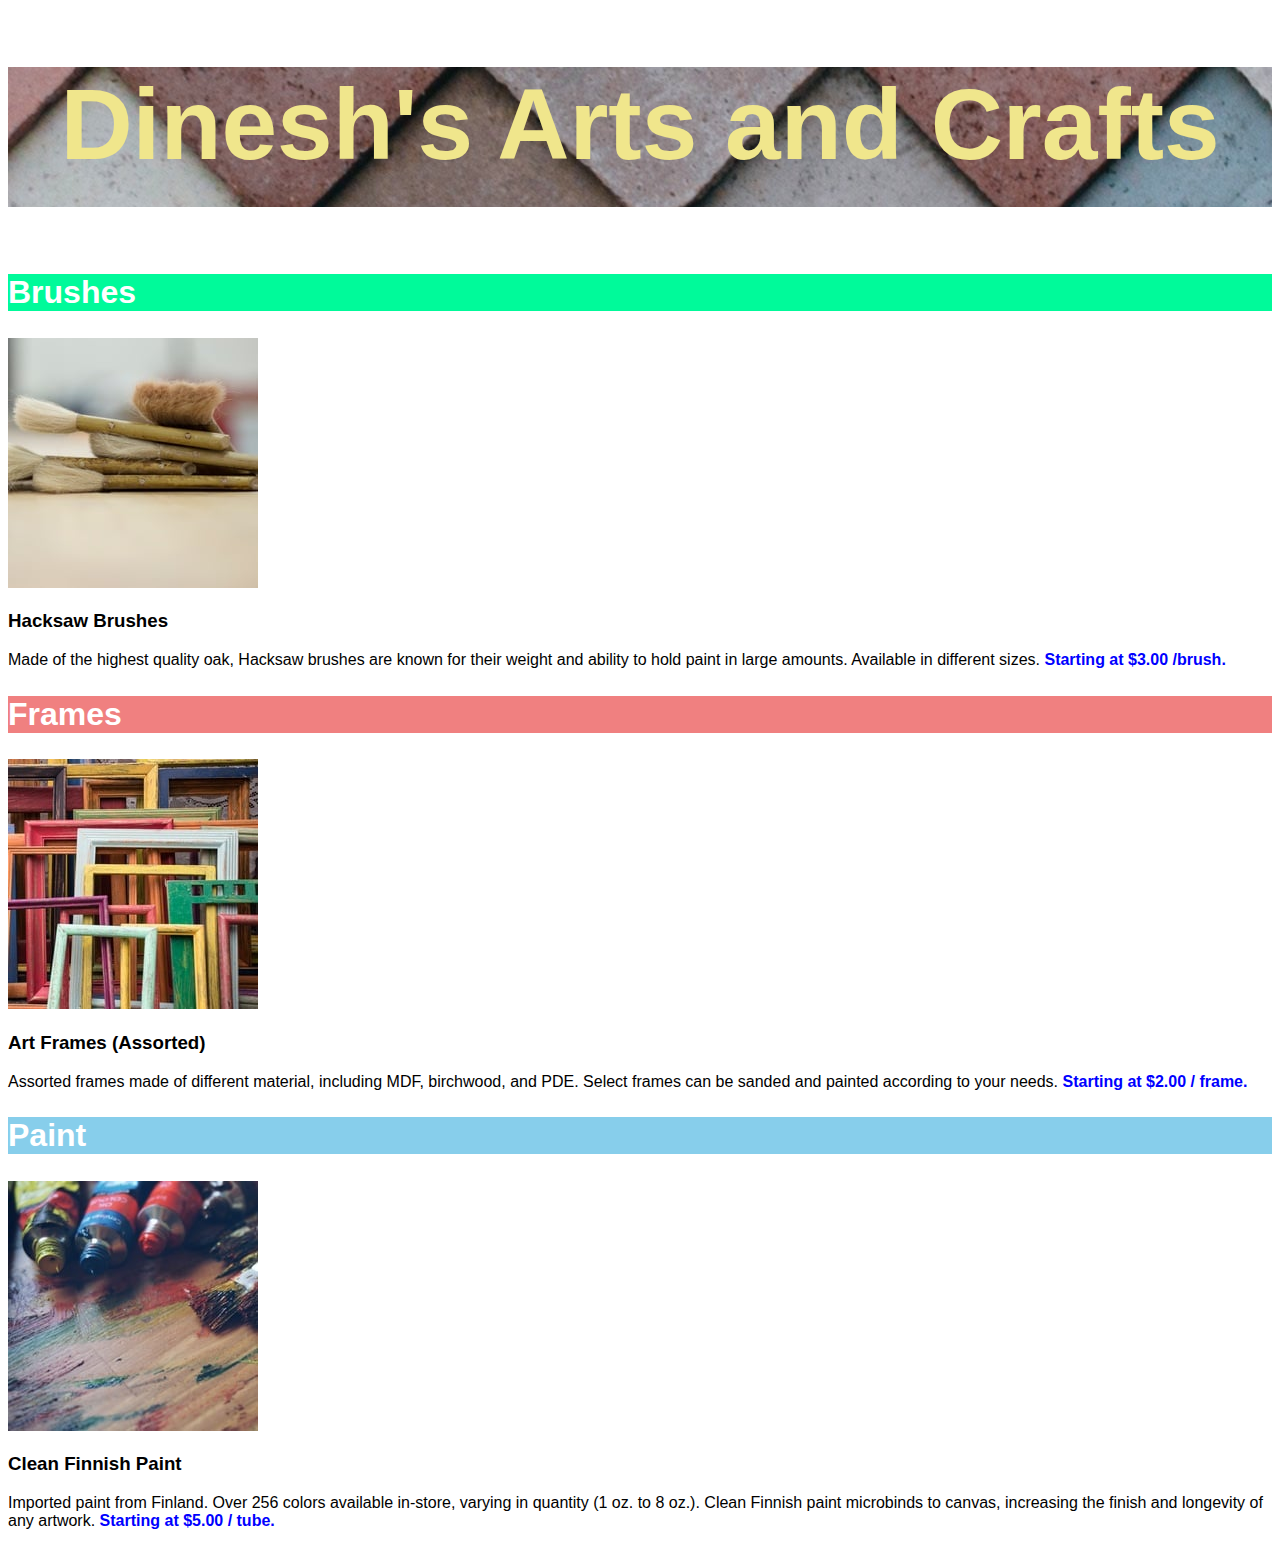
<file: arts-and-crafts/index.htm>
<!DOCTYPE html>
<html>
    <head>
        <link rel="stylesheet" href="./resources/css/style.css" />
        <title>Dinesh's Arts and Crafts</title>
    </head>
    <body>
        <h1>Dinesh's Arts and Crafts</h1>
        <h2 class="brush">Brushes</h2>
        <img src="./resources/images/hacksaw.jpeg" alt="Hacksaw" />
        <h3>Hacksaw Brushes</h3>
        <p>
            Made of the highest quality oak, Hacksaw brushes are known for their
            weight and ability to hold paint in large amounts. Available in
            different sizes. <strong>Starting at $3.00 /brush.</strong>
        </p>

        <h2 class="frames">Frames</h2>
        <img src="./resources/images/frames.jpeg" alt="frames" />
        <h3>Art Frames (Assorted)</h3>
        <p>
            Assorted frames made of different material, including MDF,
            birchwood, and PDE. Select frames can be sanded and painted
            according to your needs. <strong>Starting at $2.00 / frame.</strong>
        </p>

        <h2 class="paint">Paint</h2>
        <img src="./resources/images/finnish.jpeg" alt="finish" />
        <h3>Clean Finnish Paint</h3>
        <p>
            Imported paint from Finland. Over 256 colors available in-store,
            varying in quantity (1 oz. to 8 oz.). Clean Finnish paint microbinds
            to canvas, increasing the finish and longevity of any artwork.
            <strong>Starting at $5.00 / tube.</strong>
        </p>
    </body>
</html>
</file>
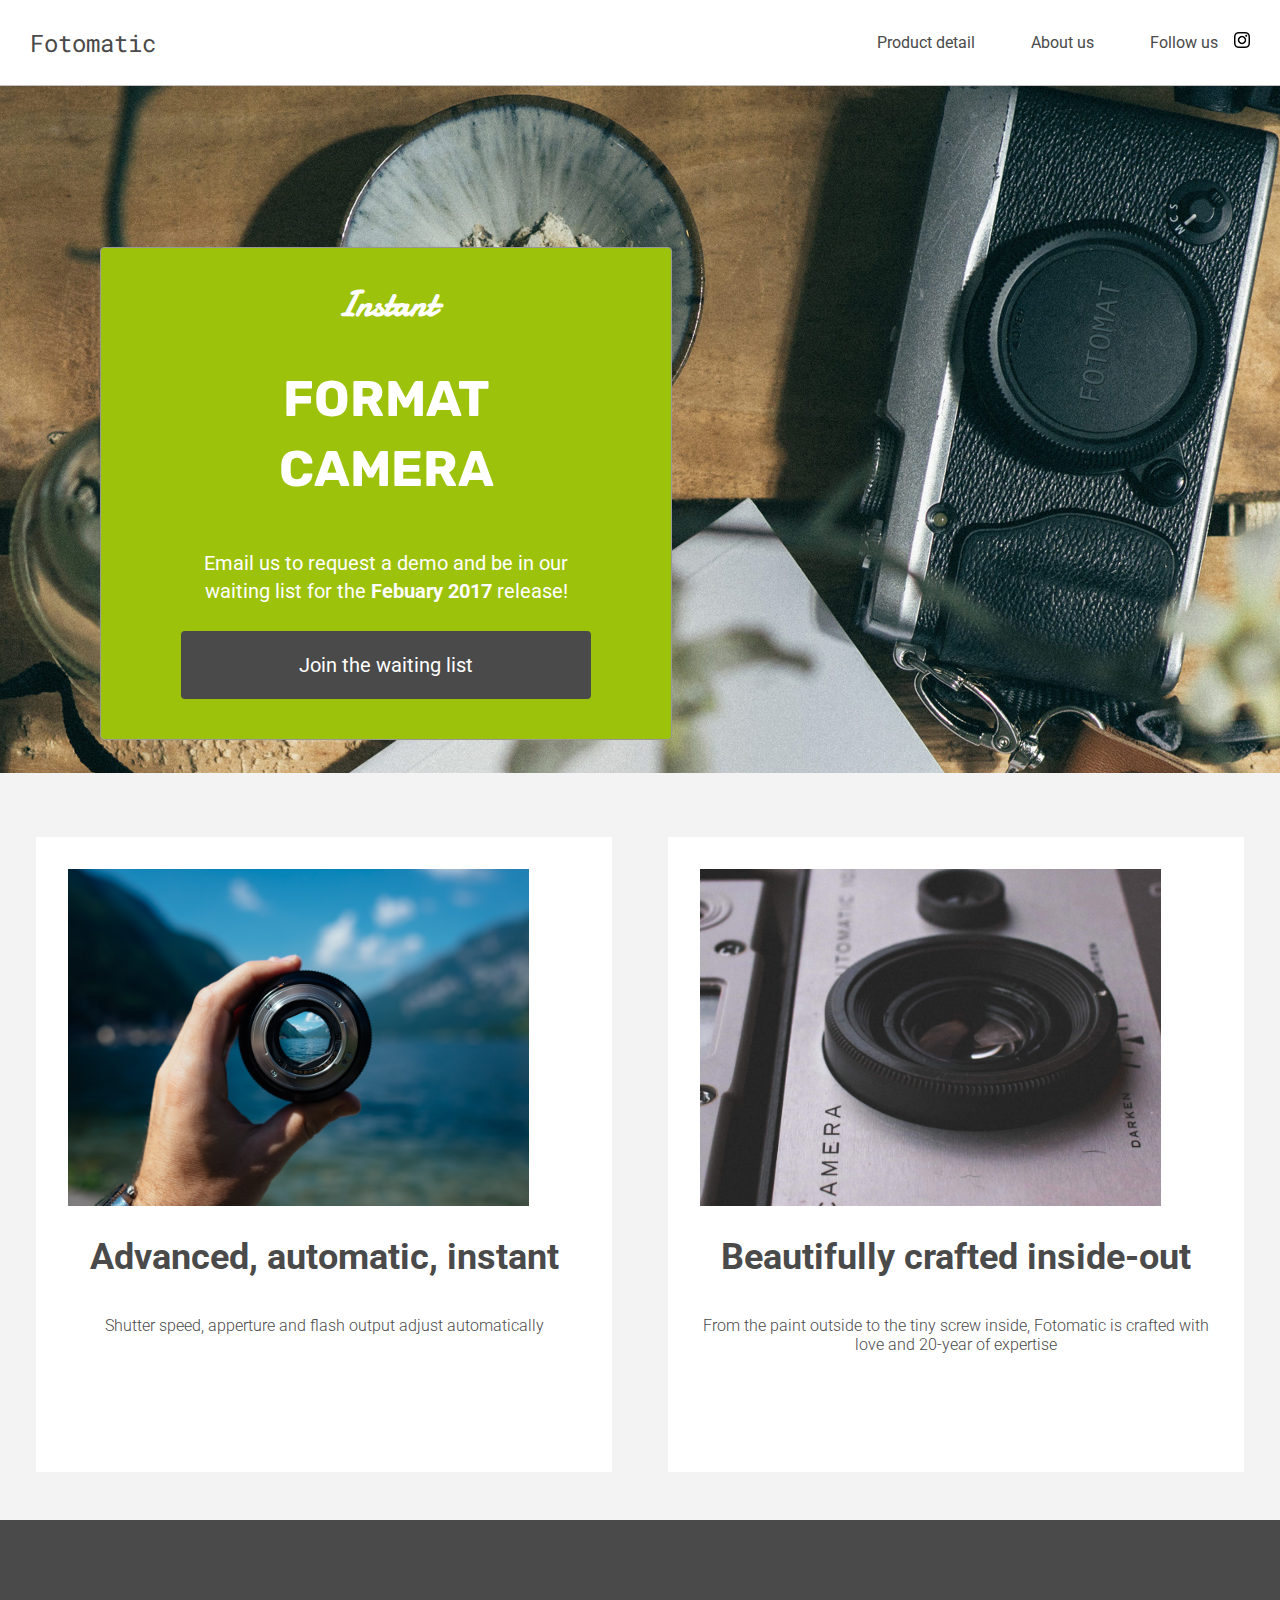
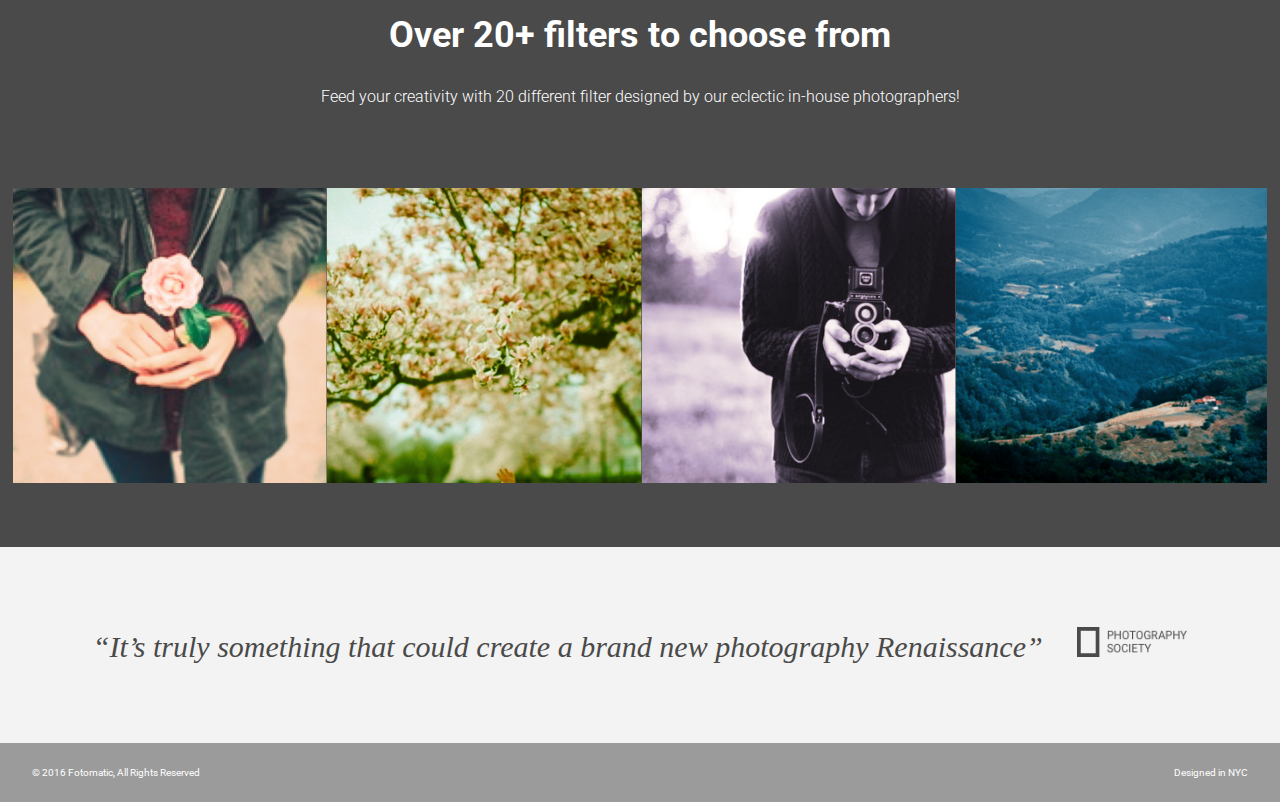
<file: fotomatic/index.htm>
<!DOCTYPE html>
<html>
    <head>
        <link
            href="https://fonts.googleapis.com/css?family=Damion"
            rel="stylesheet"
        />
        <link
            href="https://fonts.googleapis.com/css?family=Rubik"
            rel="stylesheet"
        />
        <link
            href="https://fonts.googleapis.com/css?family=Roboto:300,400,600,700"
            rel="stylesheet"
        />
        <link
            href="https://fonts.googleapis.com/css2?family=Roboto+Mono:ital,wght@0,100..700;1,100..700&display=swap"
            rel="stylesheet"
        />
        <link rel="stylesheet" href="./resources/css/style.css" />
        <meta charset="UTF-8" />
    </head>
    <body>
        <!-- Header -->
        <header>
            <div class="content">
                <a href="index.html" class="desktop logo">Fotomatic</a>
                <nav class="desktop">
                    <ul>
                        <li><a href="#">Product detail</a></li>
                        <li><a href="#">About us</a></li>
                        <li>
                            <a href="https://www.instagram.com/"
                                >Follow us
                                <img
                                    class="icon"
                                    src="./resources/images/instagram.png"
                            /></a>
                        </li>
                    </ul>
                </nav>
                <nav class="mobile">
                    <ul>
                        <li>
                            <a href="#"
                                ><img src="./resources/images/ic-logo.svg"
                            /></a>
                        </li>
                        <li>
                            <a href="#"
                                ><img
                                    src="./resources/images/ic-product-detail.svg"
                            /></a>
                        </li>
                        <li>
                            <a href="#"
                                ><img src="./resources/images/ic-about-us.svg"
                            /></a>
                        </li>
                        <li><a href="#" class="button">Join us</a></li>
                    </ul>
                </nav>
            </div>
        </header>

        <!-- Main Content -->
        <div class="main-content">
            <!-- Sign Up Section -->
            <div id="sign-up-section" class="banner">
                <div id="sign-up-cta">
                    <div class="content center">
                        <div class="header">
                            <h2 class="cursive">Instant</h2>
                            <h1 class="striking">FORMAT CAMERA</h1>
                        </div>
                        <div class="email">
                            <span>
                                Email us to request a demo and be in our waiting
                                list for the
                                <strong>Febuary 2017</strong> release!
                            </span>
                            <div class="button">Join the waiting list</div>
                        </div>
                    </div>
                </div>
            </div>

            <!-- Features Section -->
            <div id="features-section">
                <div class="feature">
                    <div class="center">
                        <div class="image-container">
                            <img src="./resources/images/feature-1.png" />
                        </div>
                        <div class="content">
                            <h2>Advanced, automatic, instant</h2>
                            <h3>
                                Shutter speed, apperture and flash output adjust
                                automatically
                            </h3>
                        </div>
                    </div>
                </div>
                <div class="feature">
                    <div class="center">
                        <div class="image-container">
                            <img src="./resources/images/feature-2.png" />
                        </div>
                        <div class="content">
                            <h2>Beautifully crafted inside-out</h2>
                            <h3>
                                From the paint outside to the tiny screw inside,
                                Fotomatic is crafted with love and 20-year of
                                expertise
                            </h3>
                        </div>
                    </div>
                </div>
            </div>

            <!-- Filters Section -->
            <div id="filters-section">
                <div class="content center">
                    <h2>Over 20+ filters to choose from</h2>
                    <h3>
                        Feed your creativity with 20 different filter designed
                        by our eclectic in-house photographers!
                    </h3>
                </div>
                <div class="images-container">
                    <div class="image-container">
                        <img src="./resources/images/filter-1.png" />
                    </div>
                    <div class="image-container">
                        <img src="./resources/images/filter-2.png" />
                    </div>
                    <div class="image-container">
                        <img src="./resources/images/filter-3.png" />
                    </div>
                    <div class="image-container extra">
                        <img src="./resources/images/filter-4.png" />
                    </div>
                </div>
            </div>

            <!-- Quotes Section -->
            <div id="quotes-section">
                <div class="content center">
                    <span class="quote"
                        >“It’s truly something that could create a brand new
                        photography Renaissance”</span
                    >
                    <img
                        class="quote-citation"
                        src="./resources/images/photography-logo.png"
                    />
                </div>
            </div>

            <!-- Footer -->
            <footer>
                <div class="content">
                    <span class="copyright"
                        >© 2016 Fotomatic, All Rights Reserved</span
                    >
                    <span class="location">Designed in NYC</span>
                </div>
            </footer>
        </div>
    </body>
</html>
</file>
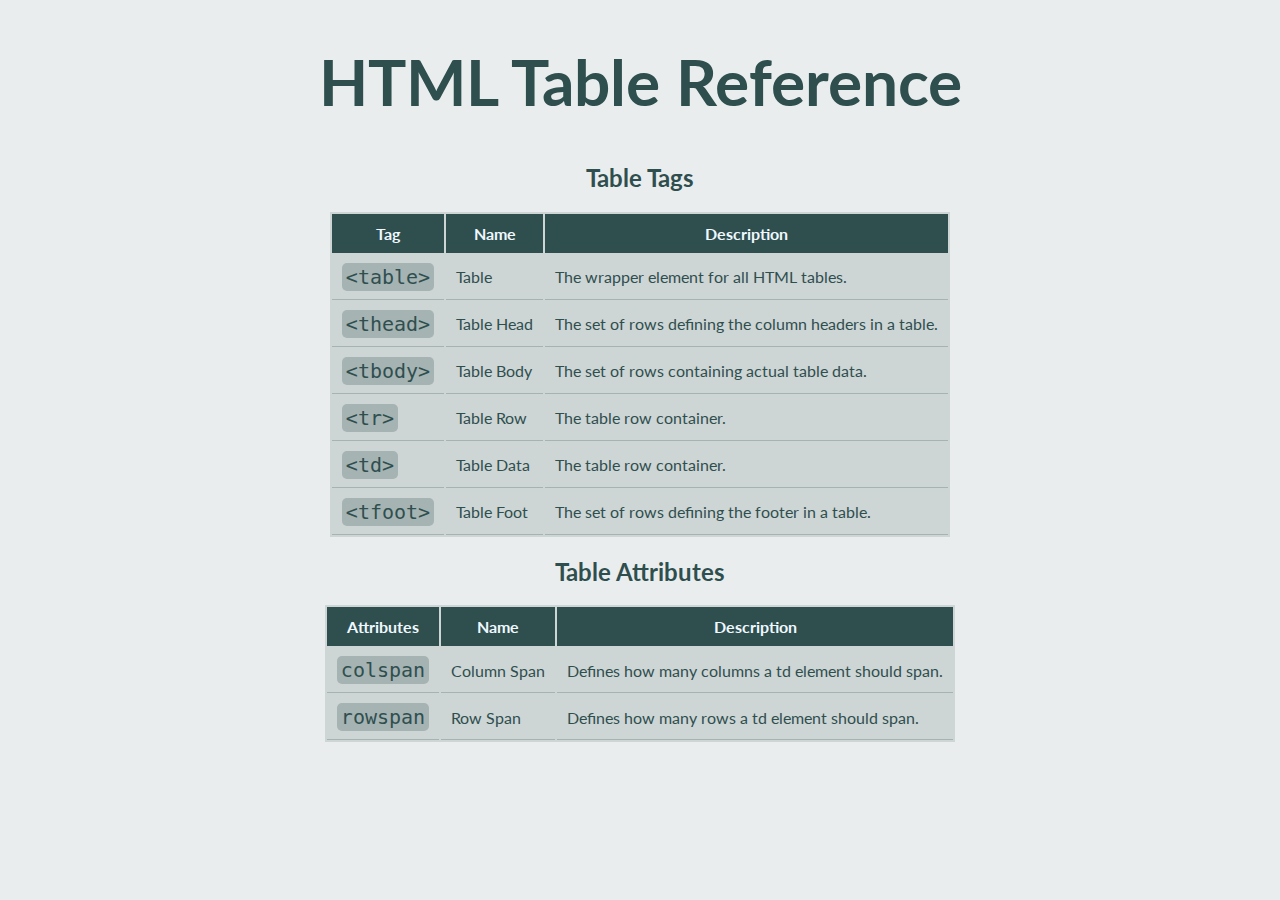
<file: html-table-cheatsheet/index.htm>
<!DOCTYPE html>
<html>
    <head>
        <meta charset="utf-8" />
        <meta http-equiv="X-UA-Compatible" content="IE=edge" />
        <title>HTML Table Reference</title>
        <meta
            name="description"
            content="This is my sample project to learn and practice about HTML and CSS"
        />
        <meta name="viewport" content="width=device-width, initial-scale=1" />
        <link rel="stylesheet" href="./resources/css/index.css" />
        <link rel="preconnect" href="https://fonts.googleapis.com" />
        <link rel="preconnect" href="https://fonts.gstatic.com" crossorigin />
        <link
            href="https://fonts.googleapis.com/css2?family=Lato:ital,wght@0,100;0,300;0,400;0,700;0,900;1,100;1,300;1,400;1,700;1,900&display=swap"
            rel="stylesheet"
        />
    </head>
    <body>
        <h1>HTML Table Reference</h1>
        <h2>Table Tags</h2>
        <table>
            <thead>
                <tr>
                    <td>Tag</td>
                    <td>Name</td>
                    <td>Description</td>
                </tr>
            </thead>
            <tbody>
                <tr>
                    <td><span class="code">&lt;table&gt;</span></td>
                    <td>Table</td>
                    <td>The wrapper element for all HTML tables.</td>
                </tr>
                <tr>
                    <td><span class="code">&lt;thead&gt;</span></td>
                    <td>Table Head</td>
                    <td>
                        The set of rows defining the column headers in a table.
                    </td>
                </tr>
                <tr>
                    <td><span class="code">&lt;tbody&gt;</span></td>
                    <td>Table Body</td>
                    <td>The set of rows containing actual table data.</td>
                </tr>
                <tr>
                    <td><span class="code">&lt;tr&gt;</span></td>
                    <td>Table Row</td>
                    <td>The table row container.</td>
                </tr>
                <tr>
                    <td><span class="code">&lt;td&gt;</span></td>
                    <td>Table Data</td>
                    <td>The table row container.</td>
                </tr>
                <tr>
                    <td><span class="code">&lt;tfoot&gt;</span></td>
                    <td>Table Foot</td>
                    <td>The set of rows defining the footer in a table.</td>
                </tr>
            </tbody>
        </table>
        <h2>Table Attributes</h2>
        <table>
            <thead>
                <tr>
                    <td>Attributes</td>
                    <td>Name</td>
                    <td>Description</td>
                </tr>
            </thead>
            <tbody>
                <tr>
                    <td><span class="code">colspan</span></td>
                    <td>Column Span</td>
                    <td>Defines how many columns a td element should span.</td>
                </tr>
                <tr>
                    <td><span class="code">rowspan</span></td>
                    <td>Row Span</td>
                    <td>Defines how many rows a td element should span.</td>
                </tr>
            </tbody>
        </table>
    </body>
</html>
</file>
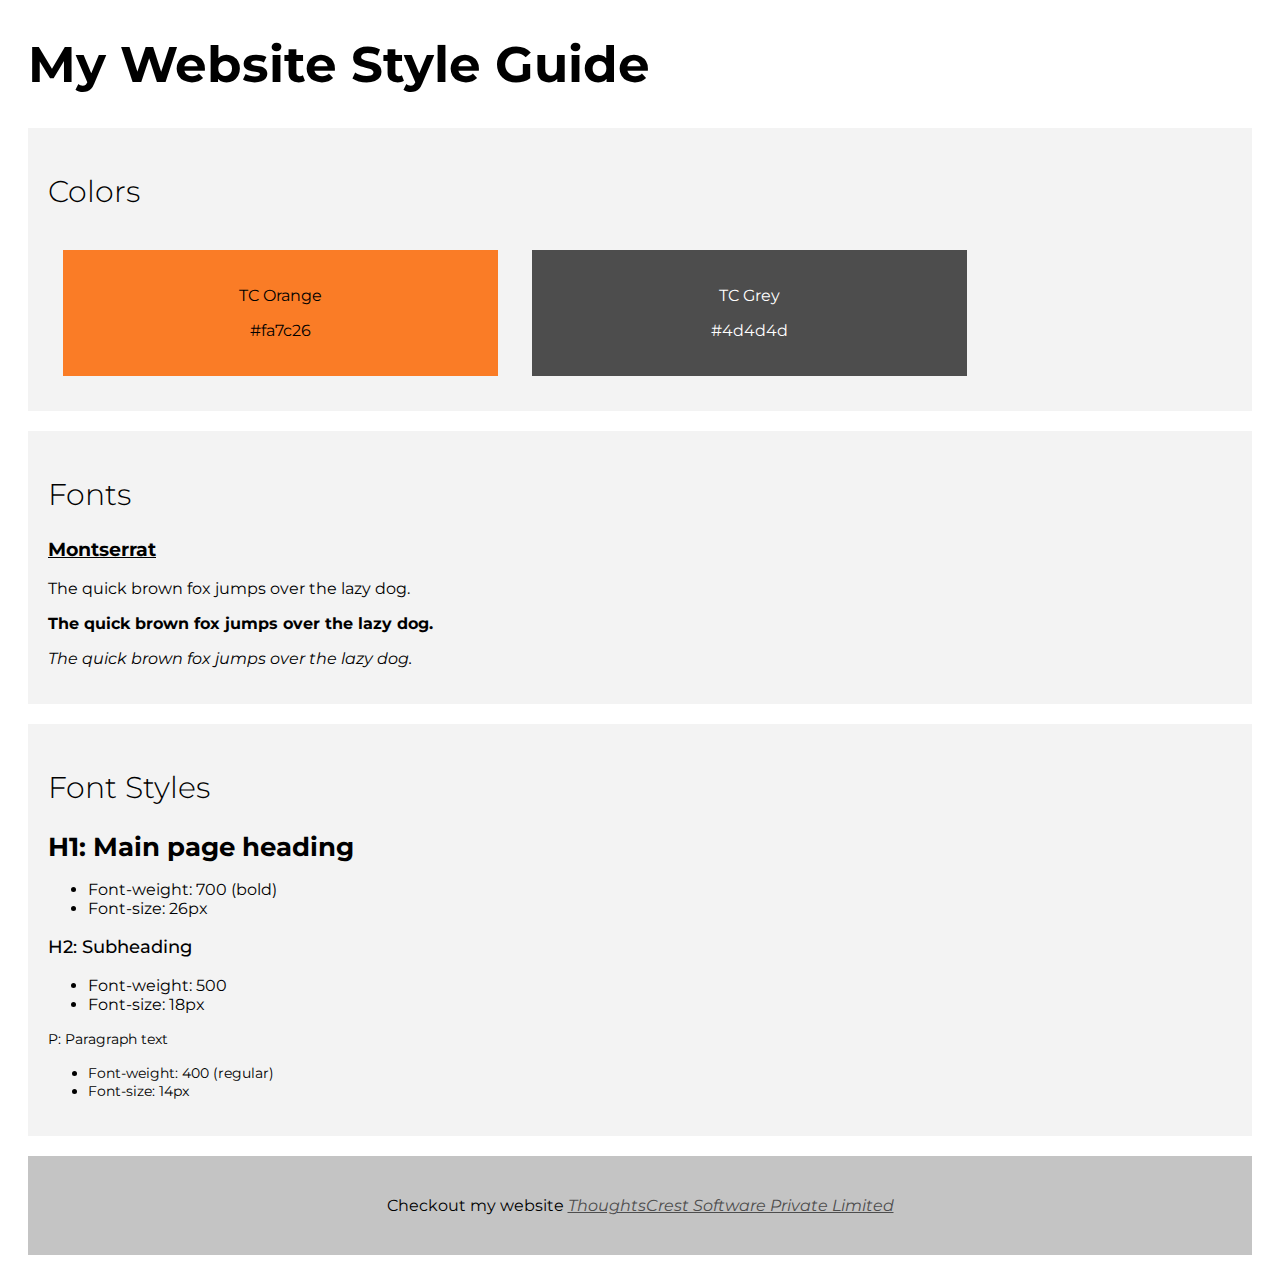
<file: styleguide/index.htm>
<!DOCTYPE html>
<html lang="en">
    <head>
        <meta charset="UTF-8" />
        <meta name="viewport" content="width=device-width, initial-scale=1.0" />
        <link rel="stylesheet" href="./resources/css/styles.css" />
        <link rel="preconnect" href="https://fonts.googleapis.com" />
        <link rel="preconnect" href="https://fonts.gstatic.com" crossorigin />
        <link
            href="https://fonts.googleapis.com/css2?family=Montserrat:ital,wght@0,100..900;1,100..900&display=swap"
            rel="stylesheet"
        />
        <title>Thoughtscres website style guide</title>
    </head>
    <body>
        <h1 class="title">My Website Style Guide</h1>
        <div class="container" id="colors">
            <h2>Colors</h2>
            <div id="color-list">
                <div class="color-panel" id="orange">
                    <p>TC Orange</p>
                    <p>#fa7c26</p>
                </div>
                <div class="color-panel" id="grey">
                    <p>TC Grey</p>
                    <p>#4d4d4d</p>
                </div>
            </div>
        </div>
        <div class="container" id="fonts">
            <h2>Fonts</h2>
            <h3>Montserrat</h3>
            <p>The quick brown fox jumps over the lazy dog.</p>
            <p class="strong">The quick brown fox jumps over the lazy dog.</p>
            <p class="italic">The quick brown fox jumps over the lazy dog.</p>
        </div>
        <div class="container" id="font-styles">
            <h2>Font Styles</h2>
            <h1 class="main-heading">H1: Main page heading</h1>
            <ul>
                <li>Font-weight: 700 (bold)</li>
                <li>Font-size: 26px</li>
            </ul>
            <p class="sub-heading">H2: Subheading</p>
            <ul>
                <li>Font-weight: 500</li>
                <li>Font-size: 18px</li>
            </ul>
            <p class="paragraph">P: Paragraph text</p>
            <ul>
                <li class="paragraph">Font-weight: 400 (regular)</li>
                <li class="paragraph">Font-size: 14px</li>
            </ul>
        </div>
        <footer>
            <p class="web-link">
                Checkout my website
                <a href="https://thoughtscrest.com"
                    >ThoughtsCrest Software Private Limited</a
                >
            </p>
        </footer>
    </body>
</html>
</file>
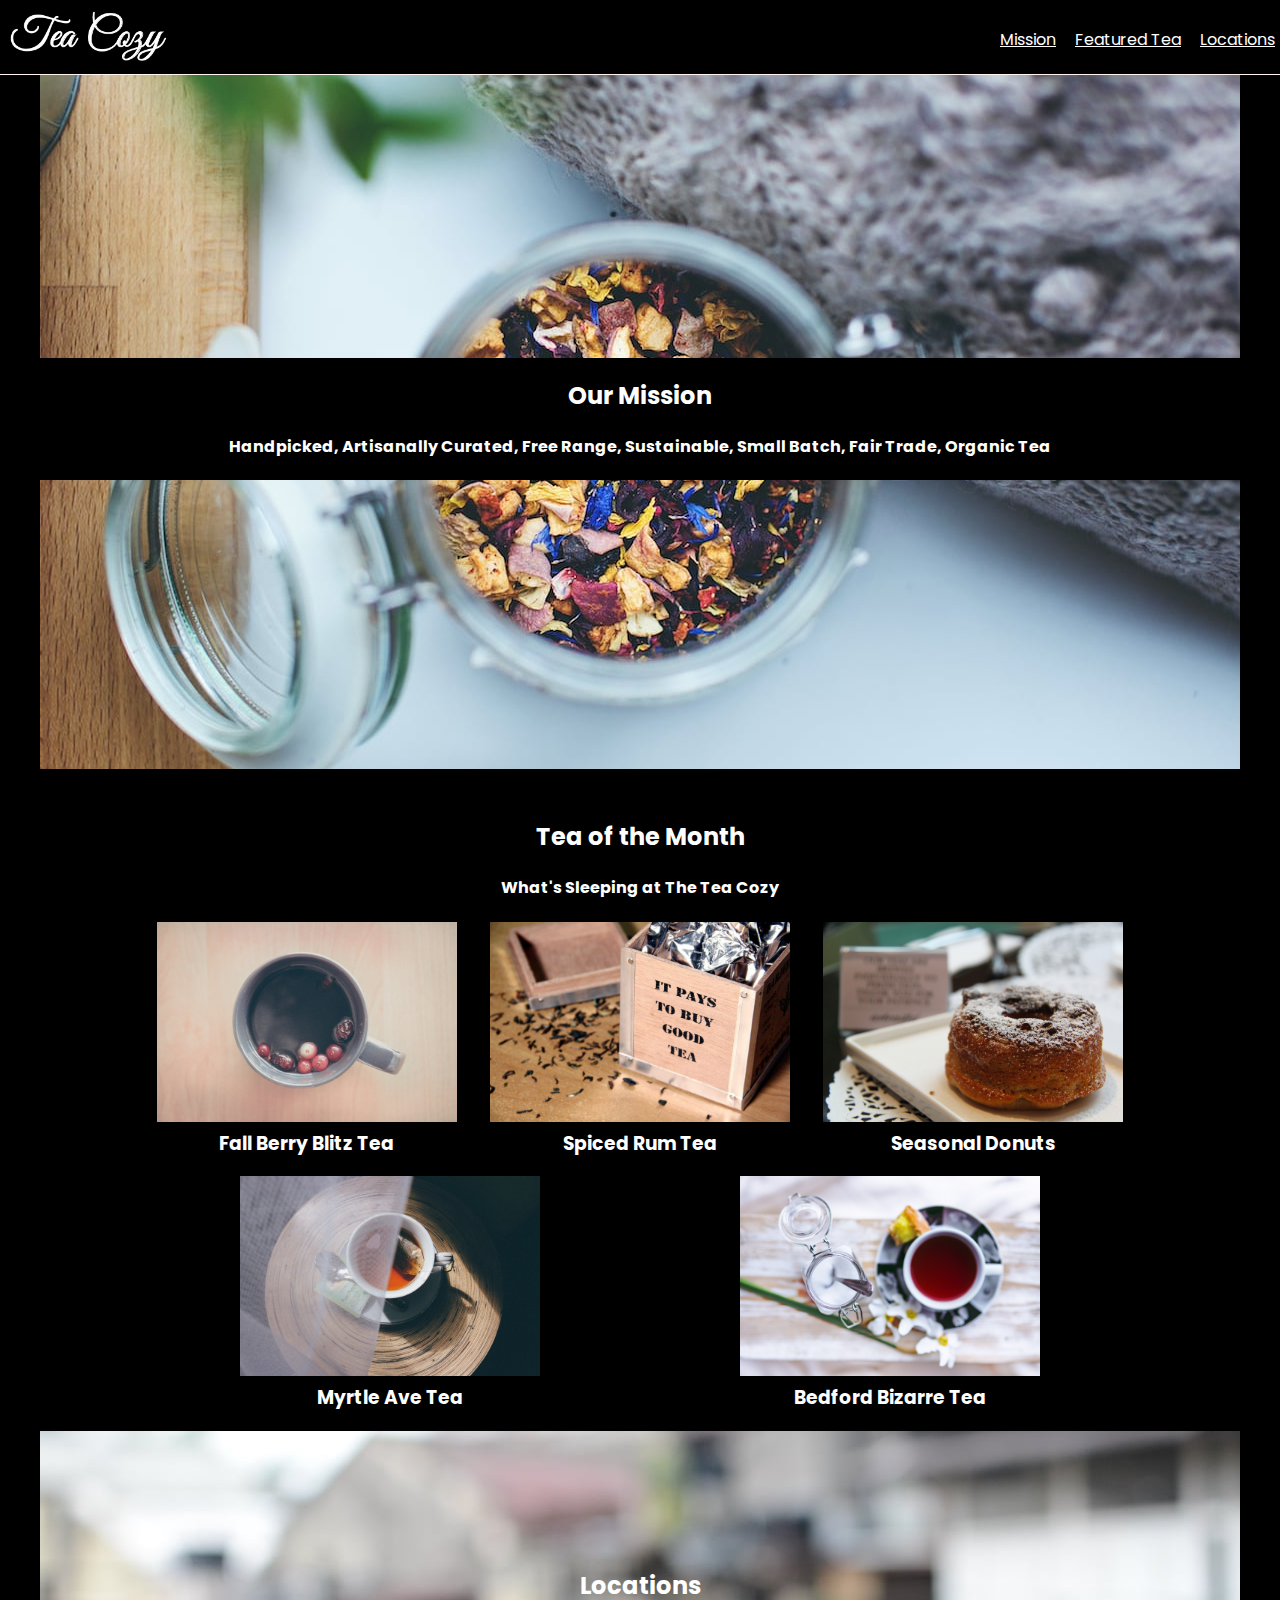
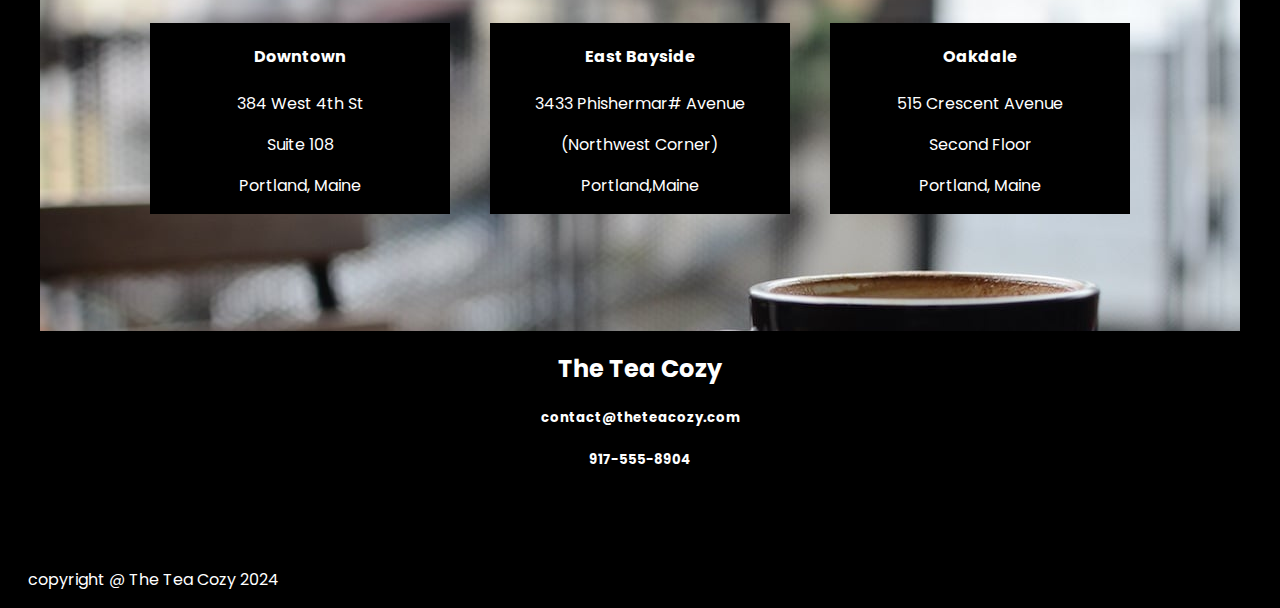
<file: tea-cozy/index.htm>
<!DOCTYPE html>
<html>
    <head>
        <meta charset="utf-8" />
        <title>Tea Cozy</title>
        <meta
            name="description"
            content="Tea Cozy - A learning website from CodeCademy"
        />
        <meta name="viewport" content="width=device-width, initial-scale=1" />
        <link rel="stylesheet" href="./resources/css/styles.css" />
        <link rel="preconnect" href="https://fonts.googleapis.com" />
        <link rel="preconnect" href="https://fonts.gstatic.com" crossorigin />
        <link
            href="https://fonts.googleapis.com/css2?family=Poppins:ital,wght@0,100;0,200;0,300;0,400;0,500;0,600;0,700;0,800;0,900;1,100;1,200;1,300;1,400;1,500;1,600;1,700;1,800;1,900&display=swap"
            rel="stylesheet"
        />
    </head>
    <body>
        <nav>
            <div>
                <img
                    class="logo"
                    src="./resources/images/img-tea-cozy-logo.png"
                    alt="Logo"
                />
            </div>
            <div class="links">
                <ul>
                    <li><a href="#">Mission</a></li>
                    <li><a href="#">Featured Tea</a></li>
                    <li><a href="#">Locations</a></li>
                </ul>
            </div>
        </nav>
        <div class="landing-content">
            <div class="mission">
                <h2>Our Mission</h2>
                <h4>
                    Handpicked, Artisanally Curated, Free Range, Sustainable,
                    Small Batch, Fair Trade, Organic Tea
                </h4>
            </div>
        </div>
        <div class="teas">
            <h2>Tea of the Month</h2>
            <h4>What's Sleeping at The Tea Cozy</h4>
            <div class="specials">
                <div class="card">
                    <img
                        src="./resources/images/img-berryblitz.jpg"
                        alt="Fall Berry Blitz Tea"
                    />
                    <h3>Fall Berry Blitz Tea</h3>
                </div>
                <div class="card">
                    <img
                        src="./resources/images/img-spiced-rum.jpg"
                        alt="Spiced Rum Tea"
                    />
                    <h3>Spiced Rum Tea</h3>
                </div>
                <div class="card">
                    <img
                        src="./resources/images/img-donut.jpg"
                        alt="Seasonal Donuts"
                    />
                    <h3>Seasonal Donuts</h3>
                </div>
                <div class="card">
                    <img
                        src="./resources/images/img-myrtle-ave.jpg"
                        alt="Myrtle Ave Tea"
                    />
                    <h3>Myrtle Ave Tea</h3>
                </div>
                <div class="card">
                    <img
                        src="./resources/images/img-bedford-bizarre.jpg"
                        alt="Bedford Bizarre Tea"
                    />
                    <h3>Bedford Bizarre Tea</h3>
                </div>
            </div>
        </div>
        <div class="locations">
            <h2>Locations</h2>
            <div class="address">
                <div class="address-card">
                    <h4>Downtown</h4>
                    <p>384 West 4th St</p>
                    <p>Suite 108</p>
                    <p>Portland, Maine</p>
                </div>
                <div class="address-card">
                    <h4>East Bayside</h4>
                    <p>3433 Phishermar# Avenue</p>
                    <p>(Northwest Corner)</p>
                    <p>Portland,Maine</p>
                </div>
                <div class="address-card">
                    <h4>Oakdale</h4>
                    <p>515 Crescent Avenue</p>
                    <p>Second Floor</p>
                    <p>Portland, Maine</p>
                </div>
            </div>
        </div>
        <div class="contact">
            <h2>The Tea Cozy</h2>
            <h5>contact@theteacozy.com</h5>
            <h5>917-555-8904</h5>
        </div>
        <footer>
            <p>copyright @ The Tea Cozy 2024</p>
        </footer>
    </body>
</html>
</file>
<file: arts-and-crafts/resources/css/style.css>
h1 {
    font-size: 100px;
    height: 140px;
    background-image: url("../images/pattern.jpeg");
    font-weight: bold;
    text-align: center;
    color: khaki;
}
h2 {
    font-size: 32px;
    font-weight: bold;
    color: white;
}
.brush {
    background-color: mediumspringgreen;
}
.frames {
    background-color: lightcoral;
}
.paint {
    background-color: skyblue;
}

body {
    font-family: Helvetica;
}

strong {
    color: blue;
}
</file>
<file: fotomatic/resources/css/style.css>
/* Universal Styles */

html {
    font-family: "Roboto", sans-serif;
    font-size: 16px;
}

body {
    margin: 0;
}
header .content {
    display: flex;
    align-items: center;
}

/* Header */

@media only screen and (min-width: 760px) {
    header {
        position: fixed;
        width: 100%;
        border-bottom: solid 1px #c6c1c1;
        background-color: white;
        z-index: 5;
        height: 85px;
        top: 0;
    }

    #sign-up-cta {
        padding: 0 5rem 2.5rem 5rem;
        border: solid 1px #979797;
        border-radius: 4px;
        background-color: #9dc20b;
        margin: 10.625rem 0px 10.625rem 6.25rem;
    }

    .main-content {
        position: relative;
        top: 4.8125rem; /* To offset for fixed header. */
        left: 0;
    }
    a.logo {
        color: #4a4a4a;
        font-size: 24px;
        font-family: "Roboto Mono", sans-serif;
        flex: 1;
        text-decoration: none;
    }
    header .content {
        padding: 0px 1.875rem 0px 1.875rem;
        grid-template-columns: 1fr 2fr;
        height: 100%;
    }

    header .desktop ul {
        display: flex;
        list-style: none;
        justify-content: flex-end;
    }

    header .desktop li {
        padding-left: 3.5rem;
    }

    header .desktop a {
        vertical-align: bottom;
        line-height: 1.6;
        font-size: 1rem;
        color: #4a4a4a;
        text-decoration: none;
    }

    header .icon {
        width: 1rem;
        padding-left: 0.75rem;
    }

    header .mobile {
        display: none;
    }
}

@media only screen and (max-width: 760px) {
    header {
        position: fixed;
        width: 100%;
        border-bottom: solid 1px #c6c1c1;
        background-color: white;
        z-index: 5;
        height: 42px;
        top: 0;
    }

    #sign-up-cta {
        padding: 0 5rem 2.5rem 5rem;
        border: solid 1px #979797;
        border-radius: 4px;
        background-color: #9dc20b;
        margin: 0px;
        width: auto;
        height: auto;
    }
    #sign-up-cta .content {
        width: 25.625rem;
    }
    .striking {
        margin: 0px;
    }
    .cursive {
        margin: 0px;
    }
    .main-content {
        top: 2.625rem;
        position: relative;
        left: 0;
    }
    header .desktop {
        display: none;
    }

    header .mobile {
        display: block;
        width: 100%;
    }

    header .content {
        padding: 0.5rem 0;
    }

    header .mobile ul {
        display: flex;
        justify-content: space-around;
        align-items: center;
        width: 100%;
        margin-top: 0px;
        margin-bottom: 0px;
        padding-left: 0px;
    }

    header .mobile li {
        padding: 0;
        list-style: none;
    }

    header .mobile .button {
        padding: 0.1875rem 0.5rem;
        background-color: #9dc20b;
        line-height: 1.6;
        color: white;
        text-decoration: none;
    }
    .content .center {
        line-height: 1.4;
    }
    .feature {
        width: 100%;
    }
}

.banner {
    background-image: url("../images/banner-landingpage.jpg");
    background-size: cover;
    background-position: center;
}

.center {
    text-align: center;
}

.button {
    border-radius: 4px;
    background-color: #4a4a4a;
    color: white;
}

.image-container {
    overflow: hidden;
}

.image-container img {
    display: block;
}

/* Sign Up Section */

#sign-up-section {
    display: flex;
    justify-content: flex-start;
    align-items: flex-start;
    height: 43.5rem;
}

#sign-up-cta .content {
    width: 25.625rem;
    margin-top: 2rem;
    font-family: "Roboto", sans-serif;
    font-size: 1.25rem;
    line-height: 1.4;
    color: white;
}

#sign-up-cta h1 {
    font-size: 3.125rem;
}

#sign-up-cta h2 {
    font-size: 2.25rem;
}

#sign-up-cta span strong {
    font-weight: bold;
}

#sign-up-cta .cursive {
    font-family: "Damion", cursive;
}

#sign-up-cta .striking {
    font-family: "Rubik", sans-serif;
    padding-bottom: 0.75rem;
}

#sign-up-cta .button {
    margin-top: 1.625rem;
    padding: 1.25rem 7.25rem;
}

@media only screen and (max-width: 760px) {
    #sign-up-section {
        align-items: center;
        justify-content: center;
        height: 28rem;
    }

    #sign-up-cta {
        position: static;
        width: auto;
        height: auto;
        background-color: transparent;
        border: none;
    }

    #sign-up-cta .content {
        margin-top: 0;
    }

    #sign-up-cta .email {
        display: none;
    }

    #sign-up-cta h1 {
        font-size: 3.125rem;
    }

    #sign-up-cta h2 {
        font-size: 2.25rem;
    }
}

@media only screen and (max-width: 450px) {
    #sign-up-section {
        height: 20rem;
    }

    #sign-up-cta h1 {
        font-size: 2.25rem;
    }

    #sign-up-cta h2 {
        font-size: 2rem;
    }
}

/* Features Section */

#features-section {
    display: flex;
    justify-content: space-evenly;
    background-color: #f3f3f3;
    flex-wrap: wrap;
    width: 100%;
    height: auto;
    padding-top: 4rem;
    padding-bottom: 3rem;
}

.feature {
    padding: 2rem;
    margin: 0px 1.25rem;
    background-color: white;
    width: 40%;
    height: 35.6875rem;
}

.feature .image-container {
    margin: 0 auto;
}
.feature .image-container img {
    width: 90%;
    height: 65%;
}

.feature h2 {
    padding-bottom: 0.5rem;
    font-size: 2.25rem;
    font-weight: bold;
    color: #4a4a4a;
}

.feature h3 {
    font-size: 1rem;
    line-height: 1.2;
    font-weight: 300;
    color: #4a4a4a;
}

#filters-section .images-container {
    display: flex;
    justify-content: center;
}
#filters-section img {
    width: 100%;
}

@media only screen and (max-width: 890px) {
    .feature h2 {
        font-size: 1.125rem;
        line-height: 1.3;
        font-weight: normal;
    }

    .feature h3 {
        font-size: 0.875rem;
        line-height: 1.4;
    }
}

@media only screen and (max-width: 760px) {
    #features-section {
        flex-flow: column;
        padding: 0;
    }

    .feature {
        margin: 0;
        padding: 1.25rem 1rem 0 1rem;
    }
}

/* Filters Section */

#filters-section {
    padding: 4rem 0;
    background-color: #4a4a4a;
}

#filters-section .content {
    padding: 0 0.625rem;
    margin-bottom: 5rem;
}

#filters-section .content h2 {
    font-size: 2.25rem;
    font-weight: bold;
    color: white;
}

#filters-section .content h3 {
    font-size: 1rem;
    line-height: 1.4;
    font-weight: 300;
    color: white;
}

#filters-section .images-container {
    max-width: 100%;
    padding: 0 1%;
}

@media only screen and (max-width: 760px) {
    #filters-section {
        padding: 1.5rem 0 0 0;
    }

    #filters-section .content {
        margin-bottom: 1rem;
    }

    #filters-section .content h2 {
        padding-bottom: 0.625rem;
        font-size: 1.125rem;
        line-height: 1.3;
        font-weight: normal;
    }

    #filters-section .content h3 {
        font-size: 0.875rem;
        line-height: 1.4;
    }

    #filters-section .images-container {
        padding: 0;
    }

    #filters-section .extra {
        display: none;
    }
}

/* Quotes Section */

#quotes-section {
    background-color: #f3f3f3;
}

#quotes-section .content {
    padding: 5rem 0;
}

#quotes-section .quote {
    padding-right: 1.875rem;
    font-family: "Palatino", serif;
    font-size: 1.875rem;
    line-height: 1.1;
    font-style: italic;
    color: #4a4a4a;
}

#quotes-section .quote-citation {
    height: 1.875rem;
}

@media only screen and (max-width: 760px) {
    #quotes-section .content {
        padding: 1.875rem 0.625rem;
    }

    #quotes-section .quote {
        font-size: 1.5rem;
        line-height: 1.4;
    }

    #quotes-section .quote-citation {
        display: block;
        padding-top: 1rem;
        margin: auto;
    }
}

/* Footer */

footer {
    background-color: #9b9b9b;
    padding: 1.5rem 2rem;
}

footer .content {
    color: white;
    display: flex;
    font-size: 0.75rem;
}

footer .copyright {
    flex-grow: 1;
}

@media only screen and (min-width: 760px) {
    footer .content {
        font-size: 0.625rem;
    }

    nav li {
        padding-left: 5%;
    }
}
</file>
<file: html-table-cheatsheet/resources/css/index.css>
body {
    background-color: rgba(47, 79, 79, 0.1);
    font-family: "Lato";
}

h1 {
    text-align: center;
    font-size: 4em;
    color: darkslategray;
}

h2 {
    text-align: center;
    color: darkslategray;
}

table {
    background-color: rgba(47, 79, 79, 0.15);
    margin: 0 auto;
}

thead td {
    background-color: darkslategray;
    padding: 10px;
    text-align: center;
    font-weight: bold;
    color: aliceblue;
}

tbody td {
    padding: 10px;
    border-bottom: 1px solid rgba(47, 79, 79, 0.25);
    color: darkslategray;
}

.code {
    font-family: monospace;
    background-color: rgba(47, 79, 79, 0.25);
    padding: 2px 4px;
    border-radius: 5px;
    font-size: 20px;
}
</file>
<file: styleguide/resources/css/styles.css>
html {
    font-family: "Montserrat", "Arial", sans-serif;
}

.title {
    font-weight: bold;
    font-size: 50px;
    padding-left: 20px;
}

.container h2 {
    font-weight: 300;
    font-size: 30px;
}

.web-link {
    padding: 40px;
    text-align: center;
    background-color: #4d4d4d55;
    margin: 20px;
}

.web-link a {
    font-style: italic;
    color: #4d4d4d;
}

.web-link a:hover {
    text-decoration: none;
}

.container {
    background-color: #4d4d4d11;
    margin: 20px;
    padding: 20px;
}

.strong {
    font-weight: bold;
}

.italic {
    font-style: italic;
}
#fonts h3 {
    text-decoration: underline;
}
.color-panel {
    list-style: none;
    padding: 20px 40px;
    width: 30%;
    text-align: center;
    margin: 15px;
    display: inline-block;
}
#orange {
    background-color: #fa7c26;
}

#grey {
    background-color: #4d4d4d;
    color: white;
}

.main-heading {
    font-weight: 700;
    font-size: 26px;
}

.sub-heading {
    font-weight: 500;
    font-size: 18px;
}

.paragraph {
    font-weight: 400;
    font-size: 14px;
}
</file>
<file: tea-cozy/resources/css/styles.css>
html {
    font-family: "Poppins", Arial, sans-serif;
    background-color: black;
    color: white;
    text-align: center;
}

/* Nav Bar */

nav {
    position: fixed;
    background-color: black;
    width: 100%;
    z-index: 10;
    top: 0;
    left: 0;
    justify-content: space-between;
    align-items: center;
    display: inline-flex;
    padding: 5px 0px 0px 10px;
    border-bottom: 1px solid seashell;
    height: 69px;
}
nav li {
    display: inline-block;
    padding-right: 15px;
}
.logo {
    height: 50px;
}

li a {
    color: white;
}

/* Main Content */

.landing-content {
    margin-top: 69px;
    height: 700px;
    width: 1200px;
    background-image: url("../images/img-mission-background.jpg");
    align-items: center;
    display: flex;
    margin-left: auto;
    margin-right: auto;
}

.mission {
    text-align: center;
    width: 1200px;
    background-color: black;
    color: white;
}

/* Specials Part */

.card img {
    height: 200px;
}

.card h3 {
    margin-top: 0px;
}

.teas {
    width: 1000px;
    margin-left: auto;
    margin-right: auto;
    margin-top: 50px;
}

.specials {
    display: inline-flex;
    justify-content: space-around;
    flex-wrap: wrap;
}

.card {
    width: 300px;
}

/* Locations */
.locations {
    background-image: url("../images/img-locations-background.jpg");
    height: 500px;
    width: 1200px;
    margin-left: auto;
    margin-right: auto;
    align-content: center;
}
.address {
    display: inline-flex;
}
.address-card {
    width: 300px;
    background-color: black;
    margin-right: 20px;
    margin-left: 20px;
}

/* Contact */

.contact {
    height: 200px;
}

/* Footer */
footer {
    text-align: left;
    padding-left: 20px;
}
</file>
